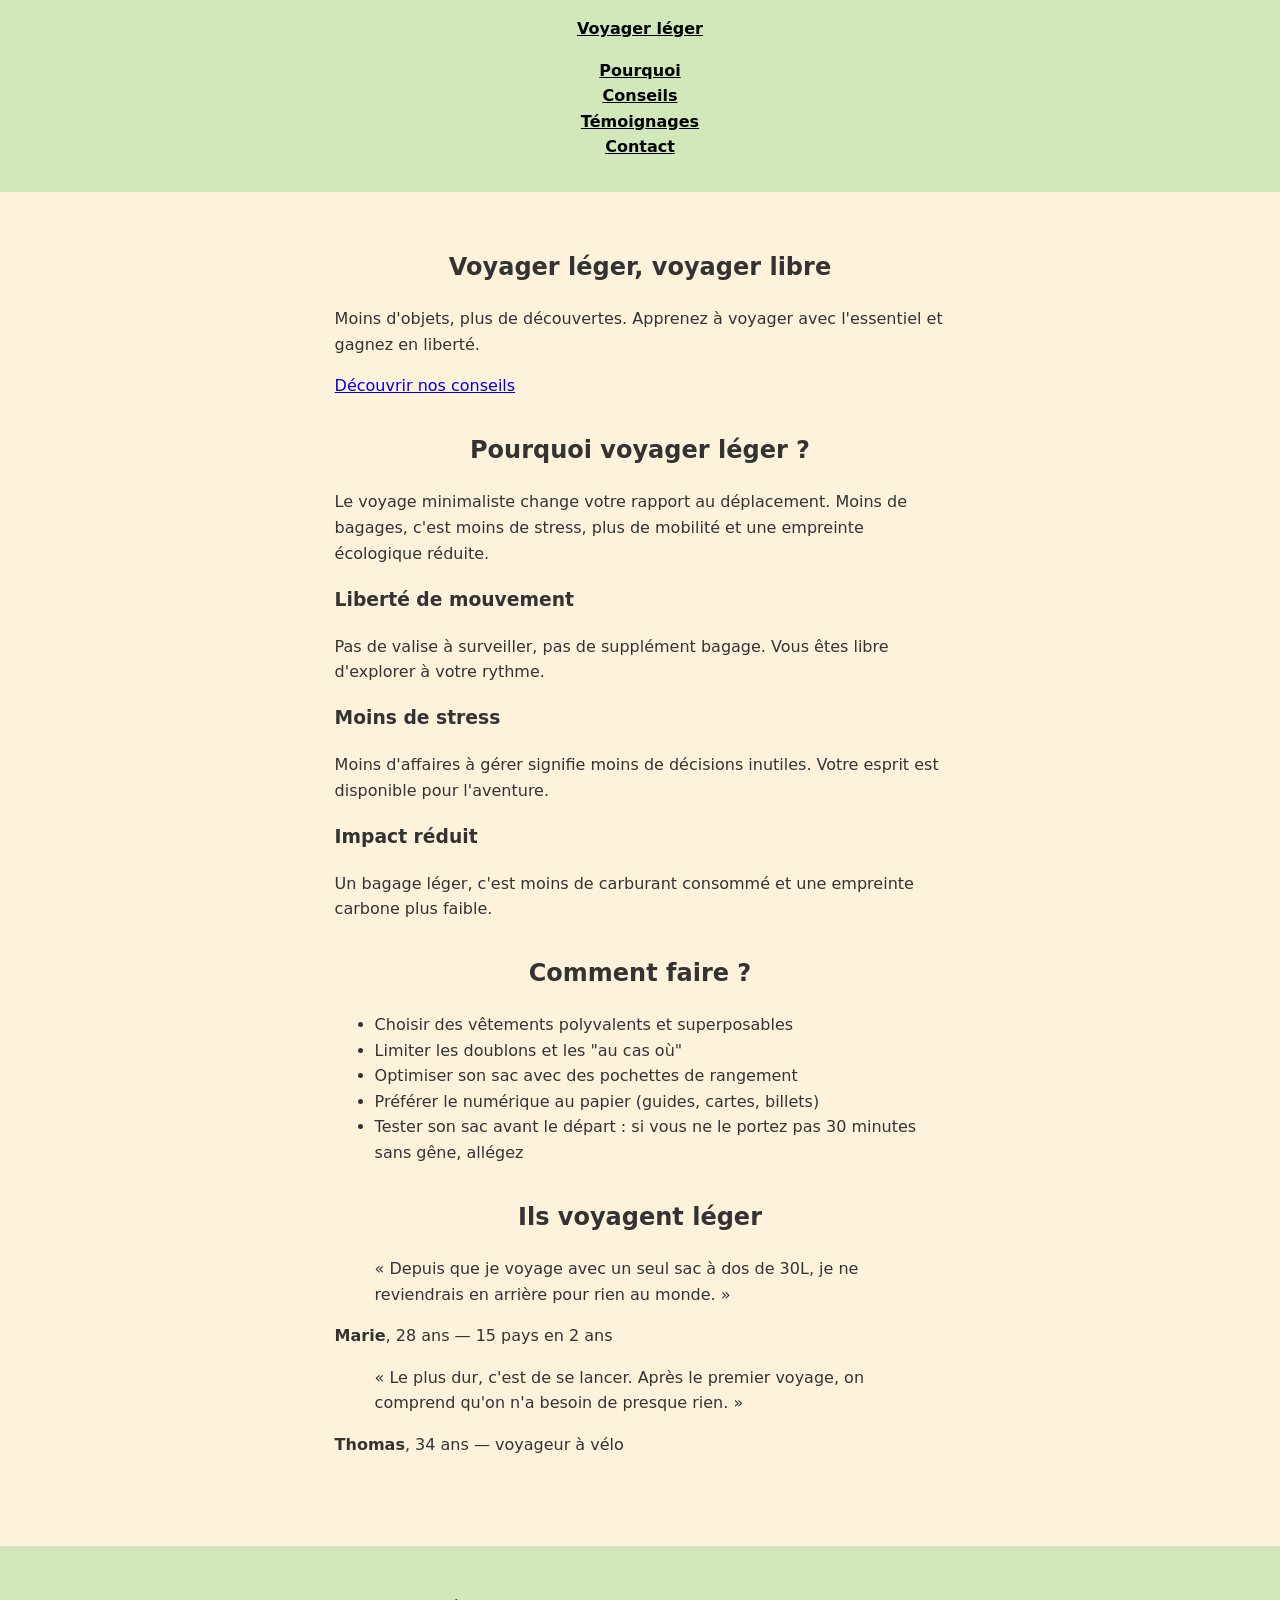
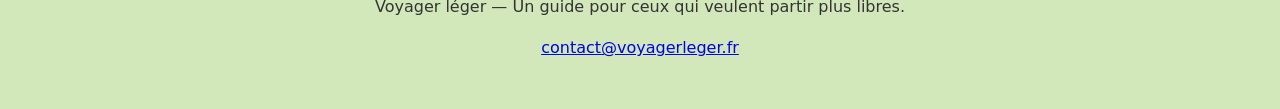
<file: TD2/index.html>
<!DOCTYPE html>
<html lang="fr">
<head>
  <meta charset="UTF-8">
  <meta name="viewport" content="width=device-width, initial-scale=1.0">
  <title>Voyager léger — Guide du voyage minimaliste</title>
  <link rel="stylesheet" href="style.css">
</head>
<body>

  <header>
    <nav>
      <a href="#" class="logo">Voyager léger</a>
      <ul>
        <li><a href="#pourquoi">Pourquoi</a></li>
        <li><a href="#conseils">Conseils</a></li>
        <li><a href="#temoignages">Témoignages</a></li>
        <li><a href="#contact">Contact</a></li>
      </ul>
    </nav>
  </header>

  <main>

    <section class="hero">
      <h1>Voyager léger, voyager libre</h1>
      <p>Moins d'objets, plus de découvertes. Apprenez à voyager avec l'essentiel et gagnez en liberté.</p>
      <a href="#conseils">Découvrir nos conseils</a>
    </section>

    <section id="pourquoi">
      <h2>Pourquoi voyager léger ?</h2>
      <p>Le voyage minimaliste change votre rapport au déplacement. Moins de bagages, c'est moins de stress, plus de mobilité et une empreinte écologique réduite.</p>

      <article>
        <h3>Liberté de mouvement</h3>
        <p>Pas de valise à surveiller, pas de supplément bagage. Vous êtes libre d'explorer à votre rythme.</p>
      </article>

      <article>
        <h3>Moins de stress</h3>
        <p>Moins d'affaires à gérer signifie moins de décisions inutiles. Votre esprit est disponible pour l'aventure.</p>
      </article>

      <article>
        <h3>Impact réduit</h3>
        <p>Un bagage léger, c'est moins de carburant consommé et une empreinte carbone plus faible.</p>
      </article>
    </section>

    <section id="conseils">
      <h2>Comment faire ?</h2>
      <ul>
        <li>Choisir des vêtements polyvalents et superposables</li>
        <li>Limiter les doublons et les "au cas où"</li>
        <li>Optimiser son sac avec des pochettes de rangement</li>
        <li>Préférer le numérique au papier (guides, cartes, billets)</li>
        <li>Tester son sac avant le départ : si vous ne le portez pas 30 minutes sans gêne, allégez</li>
      </ul>
    </section>

    <section id="temoignages">
      <h2>Ils voyagent léger</h2>

      <article>
        <blockquote>
          <p>« Depuis que je voyage avec un seul sac à dos de 30L, je ne reviendrais en arrière pour rien au monde. »</p>
        </blockquote>
        <p><strong>Marie</strong>, 28 ans — 15 pays en 2 ans</p>
      </article>

      <article>
        <blockquote>
          <p>« Le plus dur, c'est de se lancer. Après le premier voyage, on comprend qu'on n'a besoin de presque rien. »</p>
        </blockquote>
        <p><strong>Thomas</strong>, 34 ans — voyageur à vélo</p>
      </article>
    </section>

  </main>

  <footer id="contact">
    <p>Voyager léger — Un guide pour ceux qui veulent partir plus libres.</p>
    <p><a href="mailto:contact@voyagerleger.fr">contact@voyagerleger.fr</a></p>
  </footer>

</body>
</html>
</file>
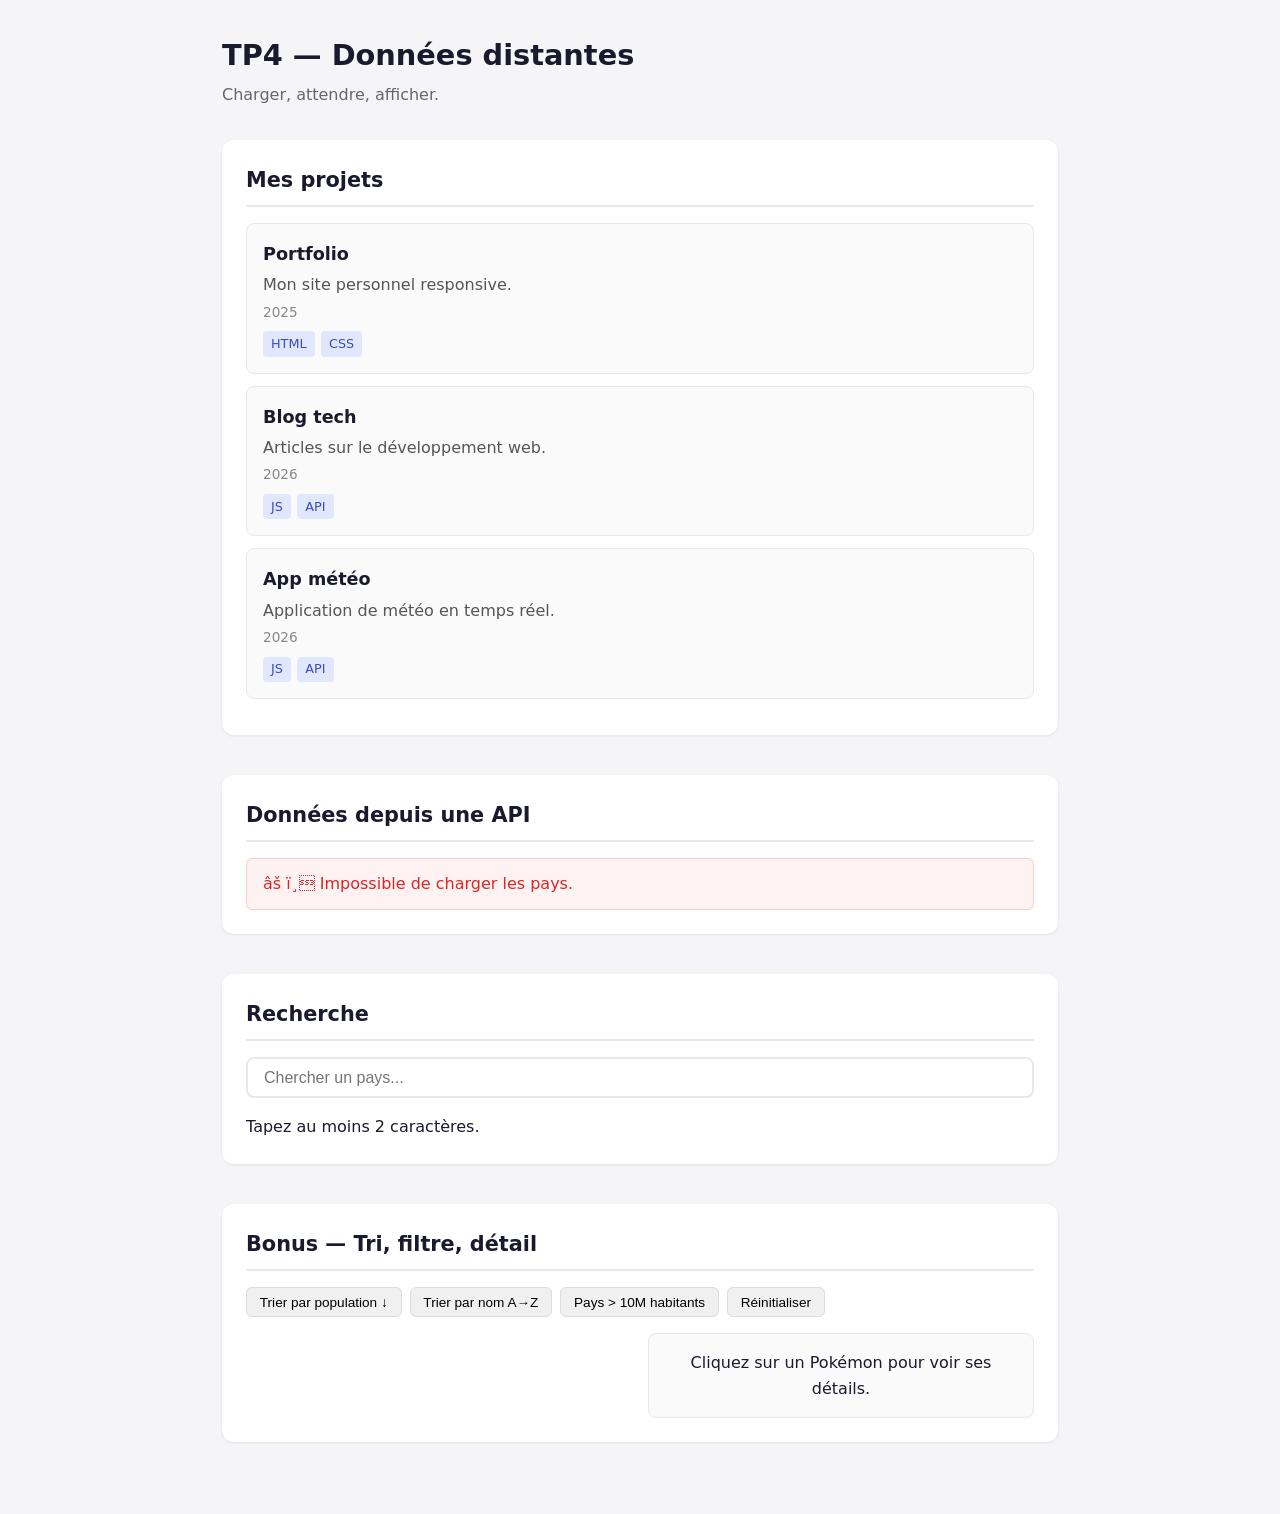
<file: TP4/Index.html>
<!DOCTYPE html>
<html lang="fr">
<head>
  <meta charset="UTF-8">
  <meta name="viewport" content="width=device-width, initial-scale=1.0">
  <title>TP4 — Fetch & API</title>
  <link rel="stylesheet" href="style.css">
</head>
<body>

  <header>
    <h1>TP4 — Données distantes</h1>
    <p>Charger, attendre, afficher.</p>
  </header>

  <main>

    <!-- ============================================
         TEMPS 1 — JSON local
         Exercices 1.1 à 1.3
         ============================================ -->
    <section id="section-projets">
      <h2>Mes projets</h2>
      <div id="projets-liste" aria-live="polite">
        <p>Les projets s'afficheront ici.</p>
      </div>
    </section>

    <!-- ============================================
         TEMPS 2 — API distante
         Exercices 2.1 à 2.3
         ============================================ -->
    <section id="section-api">
      <h2>Données depuis une API</h2>
      <div id="api-liste" aria-live="polite">
        <p>Les données de l'API s'afficheront ici.</p>
      </div>
    </section>

    <!-- ============================================
         TEMPS 3 — Recherche + API
         Exercices 3.1 et 3.2
         ============================================ -->
    <section id="section-recherche">
      <h2>Recherche</h2>
      <input type="search" id="recherche" placeholder="Chercher un pays...">
      <div id="recherche-resultats" aria-live="polite">
        <p>Tapez au moins 2 caractères.</p>
      </div>
    </section>

    <!-- ============================================
         TEMPS 4 — Aller plus loin (bonus)
         Exercices 4.1 à 4.3
         ============================================ -->
    <section id="section-bonus">
      <h2>Bonus — Tri, filtre, détail</h2>

      <!-- 4.1 — Contrôles de tri/filtre -->
      <div id="controles">
        <button id="tri-pop">Trier par population ↓</button>
        <button id="tri-nom">Trier par nom A→Z</button>
        <button id="filtre-grand">Pays > 10M habitants</button>
        <button id="reinitialiser">Réinitialiser</button>
      </div>

      <!-- 4.2 — Liste + Détail Pokémon -->
      <div id="pokemon">
        <div id="liste-pokemon"></div>
        <div id="detail-pokemon">
          <p>Cliquez sur un Pokémon pour voir ses détails.</p>
        </div>
      </div>
    </section>

  </main>

  <script src="script.js"></script>
</body>
</html>
</file>
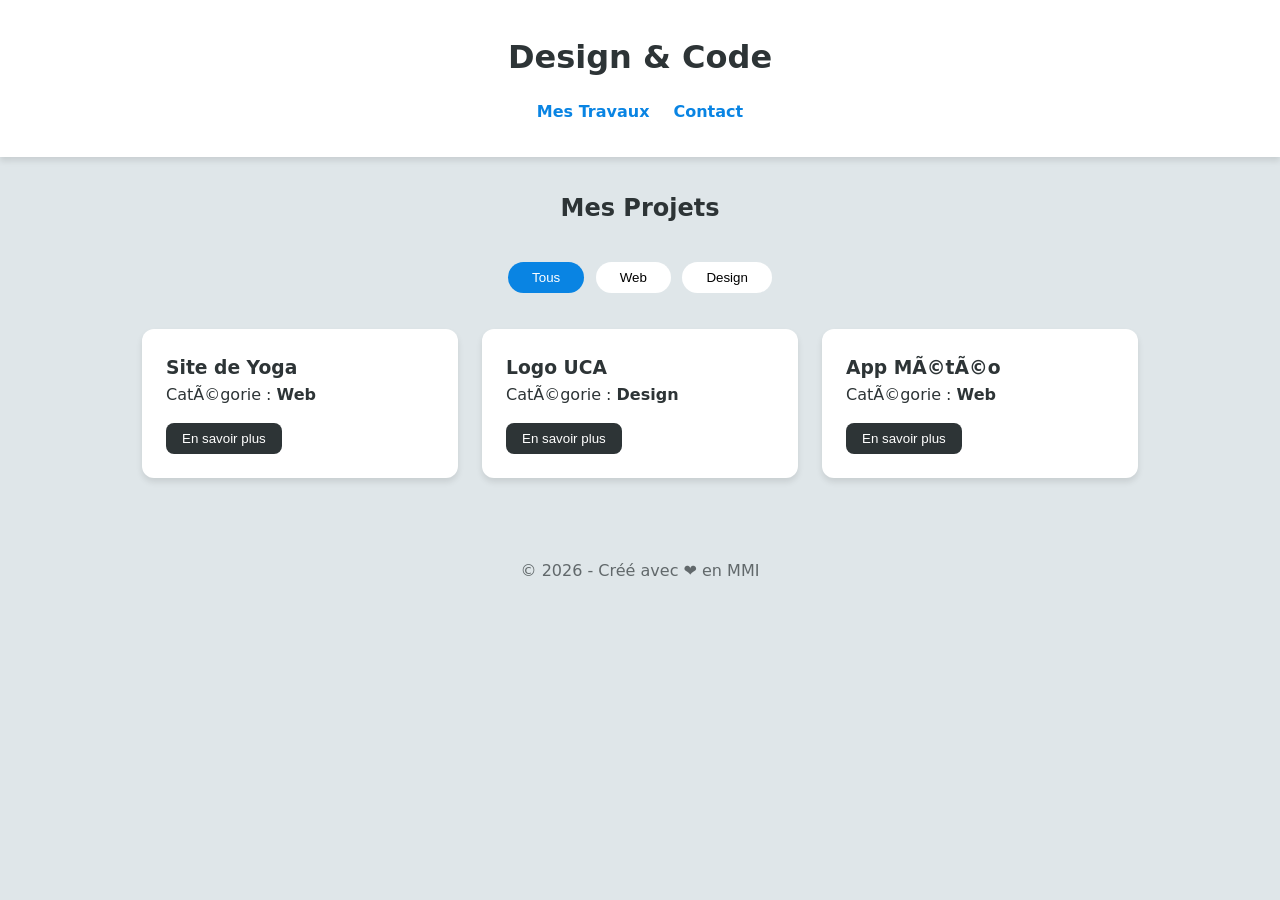
<file: TP5/index.html>
<!DOCTYPE html>
<html lang="fr">
<head>
  <meta charset="UTF-8">
  <meta name="viewport" content="width=device-width, initial-scale=1.0">
  <title>Mon Portfolio | MMI</title>
  <link rel="stylesheet" href="style.css">
</head>
<body>

  <header class="main-header">
    <h1>Design & Code</h1>
    <nav>
      <ul>
        <li><a href="#projets">Mes Travaux</a></li>
        <li><a href="#contact">Contact</a></li>
      </ul>
    </nav>
  </header>

  <main>
    <section id="projets">
      <h2>Mes Projets</h2>
      
      <div class="filters">
        <button class="filter-btn active" data-tag="all">Tous</button>
        <button class="filter-btn" data-tag="Web">Web</button>
        <button class="filter-btn" data-tag="Design">Design</button>
      </div>

      <div id="project-grid" class="grid">
        <!-- JS va remplir ici -->
      </div>
    </section>
  </main>

  <footer id="contact">
    <p>© 2026 - Créé avec ❤️ en MMI</p>
  </footer>

  <!-- Modale d'accessibilité -->
  <dialog id="project-modal">
    <div class="modal-content">
      <button id="close-modal" aria-label="Fermer">×</button>
      <div id="modal-data"></div>
    </div>
  </dialog>

  <script src="script.js"></script>
</body>
</html>
</file>
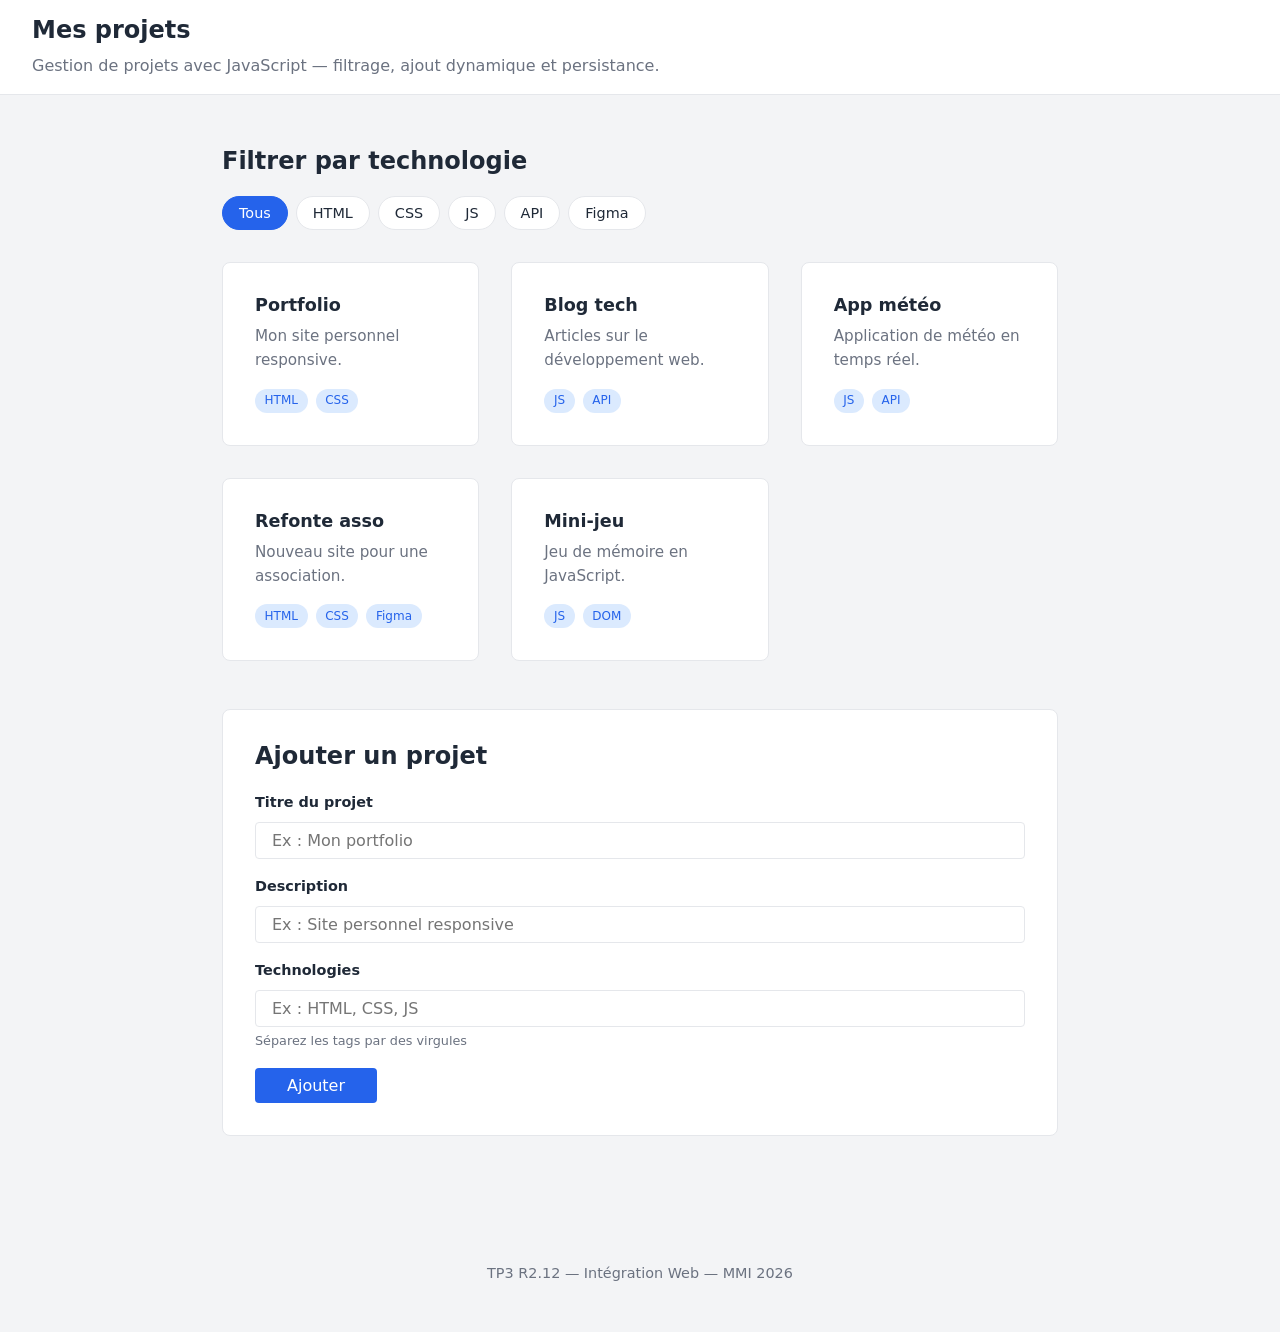
<file: TP3/Index2.html>
<!DOCTYPE html>
<html lang="fr">
<head>
  <meta charset="UTF-8">
  <meta name="viewport" content="width=device-width, initial-scale=1.0">
  <title>TP3 — JavaScript + données</title>
  <style>
    /* ================================
       VARIABLES
       ================================ */
    :root {
      --color-primary: #2563eb;
      --color-primary-light: #dbeafe;
      --color-text: #1f2937;
      --color-text-light: #6b7280;
      --color-bg: #ffffff;
      --color-bg-alt: #f3f4f6;
      --color-border: #e5e7eb;
      --color-error: #dc2626;
      --color-success: #059669;
      --font-base: system-ui, -apple-system, sans-serif;
      --space-sm: 0.5rem;
      --space-md: 1rem;
      --space-lg: 2rem;
      --space-xl: 3rem;
      --radius: 0.5rem;
    }

    /* ================================
       BASE
       ================================ */
    *, *::before, *::after {
      box-sizing: border-box;
    }

    body {
      font-family: var(--font-base);
      line-height: 1.6;
      color: var(--color-text);
      background-color: var(--color-bg-alt);
      margin: 0;
    }

    h1, h2, h3 { line-height: 1.2; }

    /* ================================
       LAYOUT
       ================================ */
    header {
      background: var(--color-bg);
      border-bottom: 1px solid var(--color-border);
      padding: var(--space-md) var(--space-lg);
    }

    header h1 {
      margin: 0;
      font-size: 1.5rem;
    }

    header p {
      margin: var(--space-sm) 0 0;
      color: var(--color-text-light);
    }

    main {
      max-width: 900px;
      margin: 0 auto;
      padding: var(--space-lg);
    }

    section {
      margin-bottom: var(--space-xl);
    }

    /* ================================
       FILTRES
       ================================ */
    .filtres {
      display: flex;
      flex-wrap: wrap;
      gap: var(--space-sm);
      margin-bottom: var(--space-lg);
    }

    .filtre {
      background: var(--color-bg);
      border: 1px solid var(--color-border);
      border-radius: 2rem;
      padding: var(--space-sm) var(--space-md);
      font-size: 0.9rem;
      cursor: pointer;
      color: var(--color-text);
      font-family: var(--font-base);
      transition: background-color 0.2s, border-color 0.2s;
    }

    .filtre:hover {
      border-color: var(--color-primary);
    }

    .filtre.active {
      background-color: var(--color-primary);
      color: white;
      border-color: var(--color-primary);
    }

    /* ================================
       GRILLE DE PROJETS
       ================================ */
    #projets-liste {
      display: grid;
      grid-template-columns: repeat(auto-fit, minmax(250px, 1fr));
      gap: var(--space-lg);
      min-height: 100px;
    }

    /* Style des cartes (générées en JS) */
    .carte {
      background: var(--color-bg);
      border: 1px solid var(--color-border);
      border-radius: var(--radius);
      padding: var(--space-lg);
      transition: transform 0.2s, box-shadow 0.2s;
    }

    .carte:hover {
      transform: translateY(-2px);
      box-shadow: 0 4px 12px rgba(0, 0, 0, 0.08);
    }

    .carte h3 {
      margin: 0 0 var(--space-sm);
      font-size: 1.1rem;
    }

    .carte p {
      margin: 0 0 var(--space-md);
      color: var(--color-text-light);
      font-size: 0.95rem;
    }

    .tags {
      display: flex;
      flex-wrap: wrap;
      gap: var(--space-sm);
    }

    .tag {
      display: inline-block;
      font-size: 0.75rem;
      background: var(--color-primary-light);
      color: var(--color-primary);
      padding: 0.15rem 0.6rem;
      border-radius: 1rem;
      font-weight: 500;
    }

    /* ================================
       MESSAGES D'ÉTAT
       ================================ */
    .loading {
      text-align: center;
      color: var(--color-text-light);
      padding: var(--space-xl);
      grid-column: 1 / -1;
    }

    .error {
      text-align: center;
      color: var(--color-error);
      padding: var(--space-xl);
      grid-column: 1 / -1;
    }

    .vide {
      text-align: center;
      color: var(--color-text-light);
      padding: var(--space-xl);
      grid-column: 1 / -1;
    }

    /* ================================
       FORMULAIRE D'AJOUT
       ================================ */
    #form-ajout {
      background: var(--color-bg);
      border: 1px solid var(--color-border);
      border-radius: var(--radius);
      padding: var(--space-lg);
    }

    #form-ajout h2 {
      margin-top: 0;
    }

    .form-group {
      margin-bottom: var(--space-md);
    }

    .form-group label {
      display: block;
      font-weight: 600;
      margin-bottom: var(--space-sm);
      font-size: 0.9rem;
    }

    .form-group input {
      width: 100%;
      padding: var(--space-sm) var(--space-md);
      border: 1px solid var(--color-border);
      border-radius: 0.25rem;
      font-size: 1rem;
      font-family: var(--font-base);
      color: var(--color-text);
      background: var(--color-bg);
    }

    .form-group input:focus {
      outline: 2px solid var(--color-primary);
      outline-offset: 1px;
      border-color: var(--color-primary);
    }

    .form-group small {
      display: block;
      margin-top: 0.25rem;
      color: var(--color-text-light);
      font-size: 0.8rem;
    }

    #form-ajout button[type="submit"] {
      background-color: var(--color-primary);
      color: white;
      border: none;
      padding: var(--space-sm) var(--space-lg);
      border-radius: 0.25rem;
      font-size: 1rem;
      cursor: pointer;
      font-family: var(--font-base);
    }

    #form-ajout button[type="submit"]:hover {
      opacity: 0.9;
    }

    /* ================================
       COMPTEUR
       ================================ */
    .compteur {
      text-align: right;
      color: var(--color-text-light);
      font-size: 0.9rem;
      margin-bottom: var(--space-sm);
    }

    /* ================================
       FOOTER
       ================================ */
    footer {
      text-align: center;
      padding: var(--space-lg);
      color: var(--color-text-light);
      font-size: 0.9rem;
    }

    /* ================================
       FOCUS VISIBLE
       ================================ */
    :focus-visible {
      outline: 2px solid var(--color-primary);
      outline-offset: 2px;
    }

    /* ================================
       RESPONSIVE
       ================================ */
    @media (max-width: 600px) {
      main {
        padding: var(--space-md);
      }

      #projets-liste {
        grid-template-columns: 1fr;
      }
    }
  </style>
</head>
<body>

  <!-- ================================
       HEADER
       ================================ -->
  <header>
    <h1>Mes projets</h1>
    <p>Gestion de projets avec JavaScript — filtrage, ajout dynamique et persistance.</p>
  </header>

  <main>

    <!-- ================================
         FILTRES
         ================================ -->
    <section>
      <h2>Filtrer par technologie</h2>
      <div class="filtres">
        <button class="filtre active" data-tag="tous">Tous</button>
        <button class="filtre" data-tag="HTML">HTML</button>
        <button class="filtre" data-tag="CSS">CSS</button>
        <button class="filtre" data-tag="JS">JS</button>
        <button class="filtre" data-tag="API">API</button>
        <button class="filtre" data-tag="Figma">Figma</button>
      </div>

      <!-- Compteur de résultats -->
      <p class="compteur" aria-live="polite"></p>

      <!-- Conteneur des cartes (généré en JS) -->
      <div id="projets-liste">
        <p class="vide">Chargement des projets...</p>
      </div>
    </section>

    <!-- ================================
         FORMULAIRE D'AJOUT
         ================================ -->
    <section>
      <form id="form-ajout">
        <h2>Ajouter un projet</h2>

        <div class="form-group">
          <label for="input-titre">Titre du projet</label>
          <input type="text" id="input-titre" placeholder="Ex : Mon portfolio" required>
        </div>

        <div class="form-group">
          <label for="input-desc">Description</label>
          <input type="text" id="input-desc" placeholder="Ex : Site personnel responsive" required>
        </div>

        <div class="form-group">
          <label for="input-tags">Technologies</label>
          <input type="text" id="input-tags" placeholder="Ex : HTML, CSS, JS">
          <small>Séparez les tags par des virgules</small>
        </div>

        <button type="submit">Ajouter</button>
      </form>
    </section>

  </main>

  <footer>
    <p>TP3 R2.12 — Intégration Web — MMI 2026</p>
  </footer>

    <script src="script2.js"></script> 

</body>
</html>
</file>
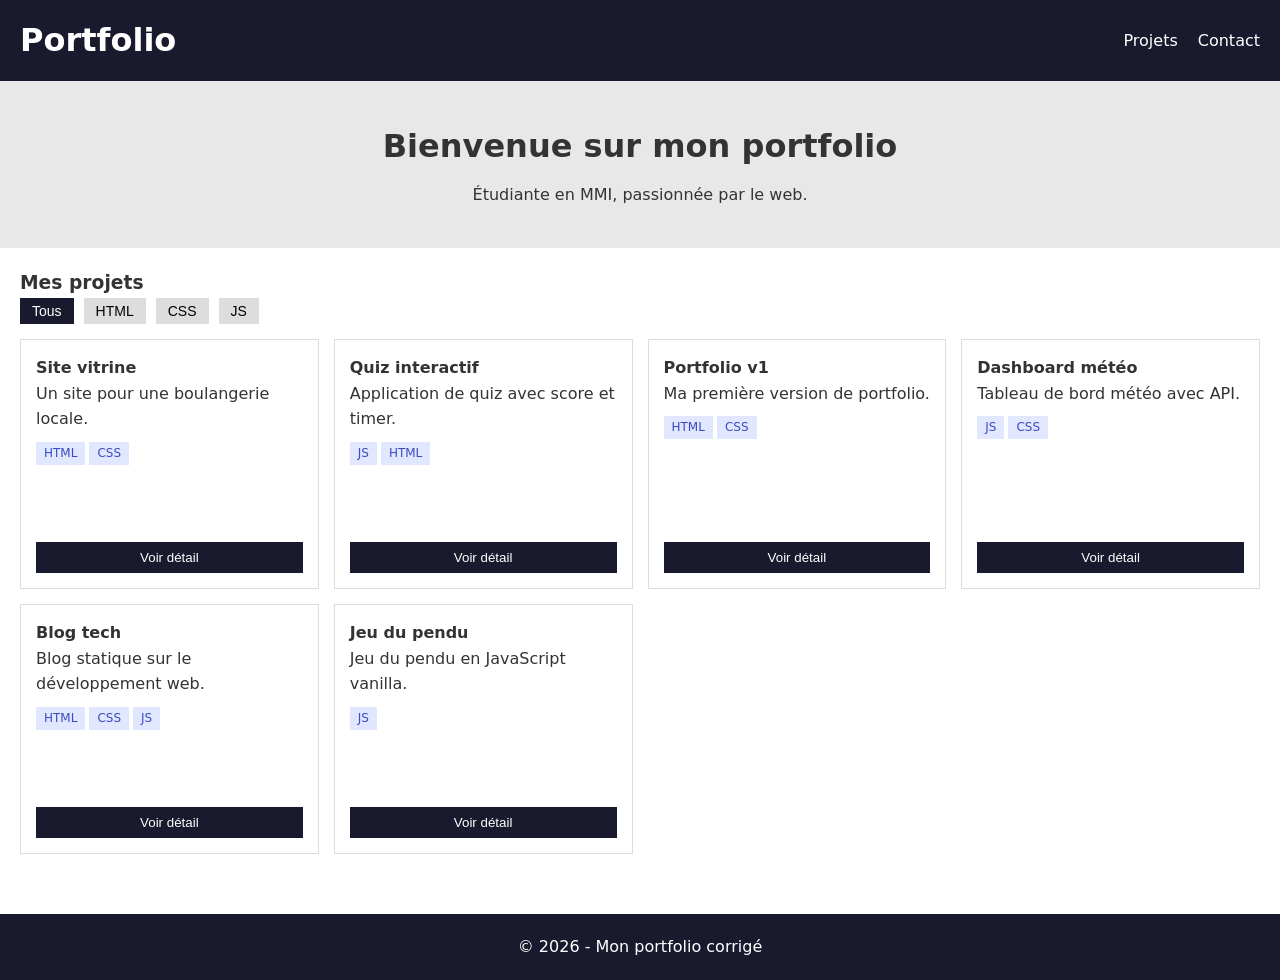
<file: TP5/Mon super site.html>
<!DOCTYPE html>
<html lang="fr">
<head>
  <meta charset="UTF-8">
  <title>Mon portfolio corrigé</title>
  <style>
    :root {
      --color-dark: #1a1a2e;
      --color-light: #f4f4f4;
      --color-accent: #3b4cc0;
      --spacing: 20px;
    }

    * { margin: 0; padding: 0; box-sizing: border-box; }

    body { font-family: system-ui, sans-serif; color: #333; line-height: 1.6; }

    .header {
      background: var(--color-dark);
      color: white;
      padding: 15px var(--spacing);
      display: flex;
      justify-content: space-between;
      align-items: center;
    }

    .nav ul { display: flex; list-style: none; gap: 20px; }
    .nav a { color: white; text-decoration: none; }
    .nav a:hover { text-decoration: underline; }

    .intro { padding: 40px var(--spacing); text-align: center; background: #e8e8e8; }
    .intro h2 { font-size: 32px; margin-bottom: 10px; }

    .projets-section { padding: var(--spacing); }

    .filtres-container { margin-bottom: 15px; display: flex; gap: 10px; }
    
    /* On transforme les spans en boutons propres */
    .filtre {
      padding: 5px 12px;
      background: #ddd;
      border: none;
      cursor: pointer;
      font-size: 14px;
    }

    .filtre.actif {
      background: var(--color-dark);
      color: white;
    }

    .grille-projets {
      display: grid;
      grid-template-columns: repeat(auto-fit, minmax(280px, 1fr));
      gap: 15px;
    }

    .carte-projet {
      border: 1px solid #ddd;
      padding: 15px;
      background: white;
      display: flex;
      flex-direction: column;
      justify-content: space-between;
      min-height: 250px; /* Flexible mais avec un minimum */
    }

    .carte-tags span {
      display: inline-block;
      padding: 2px 8px;
      background: #e0e7ff;
      color: var(--color-accent);
      font-size: 12px;
      margin-right: 4px;
      margin-top: 10px;
    }

    .carte-bouton {
      margin-top: 15px;
      padding: 8px 16px;
      background: var(--color-dark);
      color: white;
      border: none;
      cursor: pointer;
    }

    /* Modale */
    .modale-overlay {
      display: none;
      position: fixed;
      inset: 0;
      background: rgba(0,0,0,0.7);
      z-index: 100;
    }

    .modale-overlay.is-active { display: flex; align-items: center; justify-content: center; }

    .modale-contenu {
      background: white;
      padding: 30px;
      width: 90%;
      max-width: 500px;
      position: relative;
    }

    .modale-fermer {
      position: absolute;
      top: 10px; right: 15px;
      font-size: 28px;
      cursor: pointer;
      border: none;
      background: none;
    }

    .footer {
      background: var(--color-dark);
      color: white;
      text-align: center;
      padding: 20px;
      margin-top: 40px;
    }
  </style>
</head>
<body>

<header class="header">
  <h1 class="titre">Portfolio</h1>
  <nav class="nav">
    <ul>
      <li><a href="#projets">Projets</a></li>
      <li><a href="#contact">Contact</a></li>
    </ul>
  </nav>
</header>

<main id="main">
  <section class="intro">
    <h2>Bienvenue sur mon portfolio</h2>
    <p>Étudiante en MMI, passionnée par le web.</p>
  </section>

  <section class="projets-section" id="projets">
    <h3>Mes projets</h3>

    <div class="filtres-container">
      <button class="filtre actif" onclick="filtrer(event, 'tous')">Tous</button>
      <button class="filtre" onclick="filtrer(event, 'HTML')">HTML</button>
      <button class="filtre" onclick="filtrer(event, 'CSS')">CSS</button>
      <button class="filtre" onclick="filtrer(event, 'JS')">JS</button>
    </div>

    <div class="grille-projets" id="grille">
      <!-- Généré par JS -->
    </div>
  </section>
</main>

<div class="modale-overlay" id="modale" aria-hidden="true" role="dialog">
  <div class="modale-contenu">
    <button class="modale-fermer" onclick="fermerModale()" aria-label="Fermer la modale">×</button>
    <div id="modale-body"></div>
  </div>
</div>

<footer class="footer">
  <p>© 2026 - Mon portfolio corrigé</p>
</footer>

<script>
  const projets = [
    { id: 1, titre: "Site vitrine", description: "Un site pour une boulangerie locale.", tags: ["HTML", "CSS"] },
    { id: 2, titre: "Quiz interactif", description: "Application de quiz avec score et timer.", tags: ["JS", "HTML"] },
    { id: 3, titre: "Portfolio v1", description: "Ma première version de portfolio.", tags: ["HTML", "CSS"] },
    { id: 4, titre: "Dashboard météo", description: "Tableau de bord météo avec API.", tags: ["JS", "CSS"] },
    { id: 5, titre: "Blog tech", description: "Blog statique sur le développement web.", tags: ["HTML", "CSS", "JS"] },
    { id: 6, titre: "Jeu du pendu", description: "Jeu du pendu en JavaScript vanilla.", tags: ["JS"] }
  ];

  const modale = document.querySelector('#modale');
  const modaleBody = document.querySelector('#modale-body');

  function afficherProjets(liste) {
    const grille = document.querySelector('#grille');
    grille.innerHTML = '';
    liste.forEach(p => {
      const carte = document.createElement('article'); // Article est plus sémantique pour une carte
      carte.className = 'carte-projet';
      carte.innerHTML = `
        <div>
          <h4 class="carte-titre">${p.titre}</h4>
          <p class="carte-description">${p.description}</p>
          <div class="carte-tags">${p.tags.map(t => `<span>${t}</span>`).join('')}</div>
        </div>
        <button class="carte-bouton" onclick="ouvrirModale(${p.id})">Voir détail</button>
      `;
      grille.appendChild(carte);
    });
  }

  function filtrer(ev, tag) {
    document.querySelectorAll('.filtre').forEach(btn => btn.classList.remove('actif'));
    ev.target.classList.add('actif');

    const resultats = (tag === 'tous') ? projets : projets.filter(p => p.tags.includes(tag));
    afficherProjets(resultats);
  }

  function ouvrirModale(id) {
    const projet = projets.find(p => p.id === id);
    if (!projet) return;

    modaleBody.innerHTML = `
      <h2>${projet.titre}</h2>
      <p>${projet.description}</p>
      <p><strong>Tags :</strong> ${projet.tags.join(', ')}</p>
    `;

    modale.classList.add('is-active');
    modale.setAttribute('aria-hidden', 'false');
  }

  function fermerModale() {
    modale.classList.remove('is-active');
    modale.setAttribute('aria-hidden', 'true');
  }

  window.addEventListener('keydown', (e) => {
    if (e.key === "Escape" && modale.classList.contains('is-active')) {
      fermerModale();
    }
  });

  // Initialisation
  afficherProjets(projets);
</script>

</body>
</html>
</file>
<file: TD2/style.css>
body {
  font-family: system-ui, sans-serif;
  line-height: 1.6;
  margin: 0;
  color: #333;
  background-color: #FFF2DB;
}

header {  
  text-align: center;
  background-color: #D2E8BA;
  padding: 1rem;
}

nav ul {
  list-style: none;
  padding: 0;
  justify-content: center;
  gap: 20px;
}

nav a {
  color : #000000;
  font-weight: bold;
}

main {
  max-width: 60ch;
  margin: 0 auto;
  padding: 1.5rem;
}

h1 {
  margin-top: 0;
  text-align: center;
}

h2 {
  text-align: center;
}

section {
  margin-top: 2rem;
}

footer {
  text-align: center;
  padding: 2rem;
  background-color: #D2E8BA;
  margin-top: 3rem;
}
</file>
<file: TP4/style.css>
/* ===========================
   TP4 â€” Styles de dÃ©part
   =========================== */

* {
  margin: 0;
  padding: 0;
  box-sizing: border-box;
}

body {
  font-family: system-ui, -apple-system, sans-serif;
  line-height: 1.6;
  color: #1a1a2e;
  background-color: #f5f5f7;
  padding: 2rem;
  max-width: 900px;
  margin: 0 auto;
}

/* --- En-tÃªte --- */

header {
  margin-bottom: 2rem;
}

header h1 {
  font-size: 1.8rem;
  margin-bottom: 0.25rem;
}

header p {
  color: #666;
}

/* --- Sections --- */

section {
  margin-bottom: 2.5rem;
  padding: 1.5rem;
  background: white;
  border-radius: 12px;
  box-shadow: 0 1px 3px rgba(0, 0, 0, 0.08);
}

section h2 {
  font-size: 1.3rem;
  margin-bottom: 1rem;
  padding-bottom: 0.5rem;
  border-bottom: 2px solid #e8e8e8;
}

/* --- Cartes --- */

.carte {
  padding: 1rem;
  margin-bottom: 0.75rem;
  background: #fafafa;
  border: 1px solid #e8e8e8;
  border-radius: 8px;
}

.carte h3 {
  font-size: 1.1rem;
  margin-bottom: 0.25rem;
}

.carte p {
  color: #555;
  margin-bottom: 0.25rem;
}

.carte .annee {
  font-size: 0.85rem;
  color: #888;
}

/* --- Tags --- */

.tags {
  display: flex;
  gap: 0.4rem;
  flex-wrap: wrap;
  margin-top: 0.5rem;
}

.tag {
  display: inline-block;
  padding: 0.15rem 0.5rem;
  background: #e0e7ff;
  color: #3b4cc0;
  border-radius: 4px;
  font-size: 0.8rem;
  font-weight: 500;
}

/* --- Ã‰tats : chargement, erreur --- */

.loading {
  color: #666;
  font-style: italic;
  padding: 1rem 0;
}

.loading::before {
  content: 'â³ ';
}

.error {
  color: #dc2626;
  background: #fef2f2;
  padding: 0.75rem 1rem;
  border-radius: 6px;
  border: 1px solid #fecaca;
}

.error::before {
  content: 'âš ï¸ ';
}

/* --- Champ de recherche --- */

input[type="search"] {
  width: 100%;
  padding: 0.6rem 1rem;
  font-size: 1rem;
  border: 2px solid #e8e8e8;
  border-radius: 8px;
  margin-bottom: 1rem;
  outline: none;
  transition: border-color 0.2s;
}

input[type="search"]:focus {
  border-color: #3b4cc0;
}

/* --- Boutons de contrÃ´le (bonus) --- */

#controles {
  display: flex;
  gap: 0.5rem;
  flex-wrap: wrap;
  margin-bottom: 1rem;
}

#controles button {
  padding: 0.4rem 0.8rem;
  font-size: 0.85rem;
  background: #f0f0f0;
  border: 1px solid #ddd;
  border-radius: 6px;
  cursor: pointer;
  transition: background-color 0.2s;
}

#controles button:hover {
  background: #e0e7ff;
}

/* --- PokÃ©mon liste + dÃ©tail (bonus) --- */

#pokemon {
  display: grid;
  grid-template-columns: 1fr 1fr;
  gap: 1rem;
  margin-top: 1rem;
}

#liste-pokemon {
  display: flex;
  flex-direction: column;
  gap: 0.3rem;
  max-height: 400px;
  overflow-y: auto;
}

#liste-pokemon button {
  text-align: left;
  padding: 0.4rem 0.6rem;
  background: #fafafa;
  border: 1px solid #e8e8e8;
  border-radius: 4px;
  cursor: pointer;
  text-transform: capitalize;
  transition: background-color 0.2s;
}

#liste-pokemon button:hover {
  background: #e0e7ff;
}

#detail-pokemon {
  padding: 1rem;
  background: #fafafa;
  border: 1px solid #e8e8e8;
  border-radius: 8px;
  text-align: center;
}

#detail-pokemon h2 {
  text-transform: capitalize;
  border: none;
  padding: 0;
}

#detail-pokemon img {
  width: 120px;
  height: 120px;
  image-rendering: pixelated;
}
</file>
<file: TP5/style.css>
:root {
  --primary: #2d3436;
  --accent: #0984e3;
  --bg: #dfe6e9;
  --white: #ffffff;
  --radius: 12px;
  --shadow: 0 4px 6px rgba(0,0,0,0.1);
}

* { margin: 0; padding: 0; box-sizing: border-box; }

body {
  font-family: 'Segoe UI', system-ui, sans-serif;
  background-color: var(--bg);
  color: var(--primary);
  line-height: 1.6;
}

main {
  max-width: 1100px;
  margin: 0 auto; /* Centre tout le bloc main */
  padding: 0 20px;
}

/* Layout */
.main-header {
  padding: 2rem;
  text-align: center;
  background: var(--white);
  box-shadow: var(--shadow);
}

nav ul { display: flex; justify-content: center; gap: 1.5rem; list-style: none; margin-top: 1rem; }
nav a { text-decoration: none; color: var(--accent); font-weight: bold; }

.grid {
  display: grid;
  padding: 2rem;
  grid-template-columns: 1fr; /* Mobile */
  gap: 1.5rem;
}

/* Tablette & Desktop */
@media (min-width: 768px) {
  .grid { grid-template-columns: repeat(auto-fit, minmax(300px, 1fr)); }
}

/* Cartes */
article {
  background: var(--white);
  padding: 1.5rem;
  border-radius: var(--radius);
  box-shadow: var(--shadow);
  transition: transform 0.2s;
}

article:hover { transform: translateY(-5px); }

/* Filtres */
.filters { text-align: center; margin-top: 2rem; }
.filter-btn {
  padding: 0.5rem 1.5rem;
  border: none;
  border-radius: 20px;
  cursor: pointer;
  margin: 0.2rem;
  background: var(--white);
}

.filter-btn.active { background: var(--accent); color: white; }

/* Modale (Native <dialog>) */
dialog {
  border: none;
  border-radius: var(--radius);
  margin: auto;
  padding: 2rem;
  max-width: 500px;
}
dialog::backdrop { background: rgba(0,0,0,0.5); }

/* AmÃ©liorations visuelles suggÃ©rÃ©es */
.filter-btn, .view-details, #close-modal {
  transition: all 0.3s ease; /* Transition douce pour les couleurs */
}

.filter-btn:hover {
  background-color: var(--bg);
  box-shadow: inset 0 0 0 2px var(--accent); /* Un petit contour au survol */
}

.view-details:hover {
  background-color: var(--accent);
  color: var(--white);
  transform: scale(1.05); /* Effet d'agrandissement lÃ©ger */
}

/* AmÃ©lioration du focus pour l'accessibilitÃ© */
:focus-visible {
  outline: 3px solid var(--accent);
  outline-offset: 4px;
}

/* Style pour les boutons Ã  l'intÃ©rieur des cartes */
.view-details {
  background-color: var(--primary);
  color: white;
  border: none;
  padding: 8px 16px;
  border-radius: 8px;
  cursor: pointer;
  margin-top: 15px; /* Pour dÃ©coller du texte au-dessus */
}

/* On centre le titre de la section et les filtres */
#projets h2 {
  text-align: center;
  margin: 2rem 0;
}

/* Espacement du footer */
footer {
  text-align: center;
  padding: 3rem 0;
  opacity: 0.7;
}
</file>
